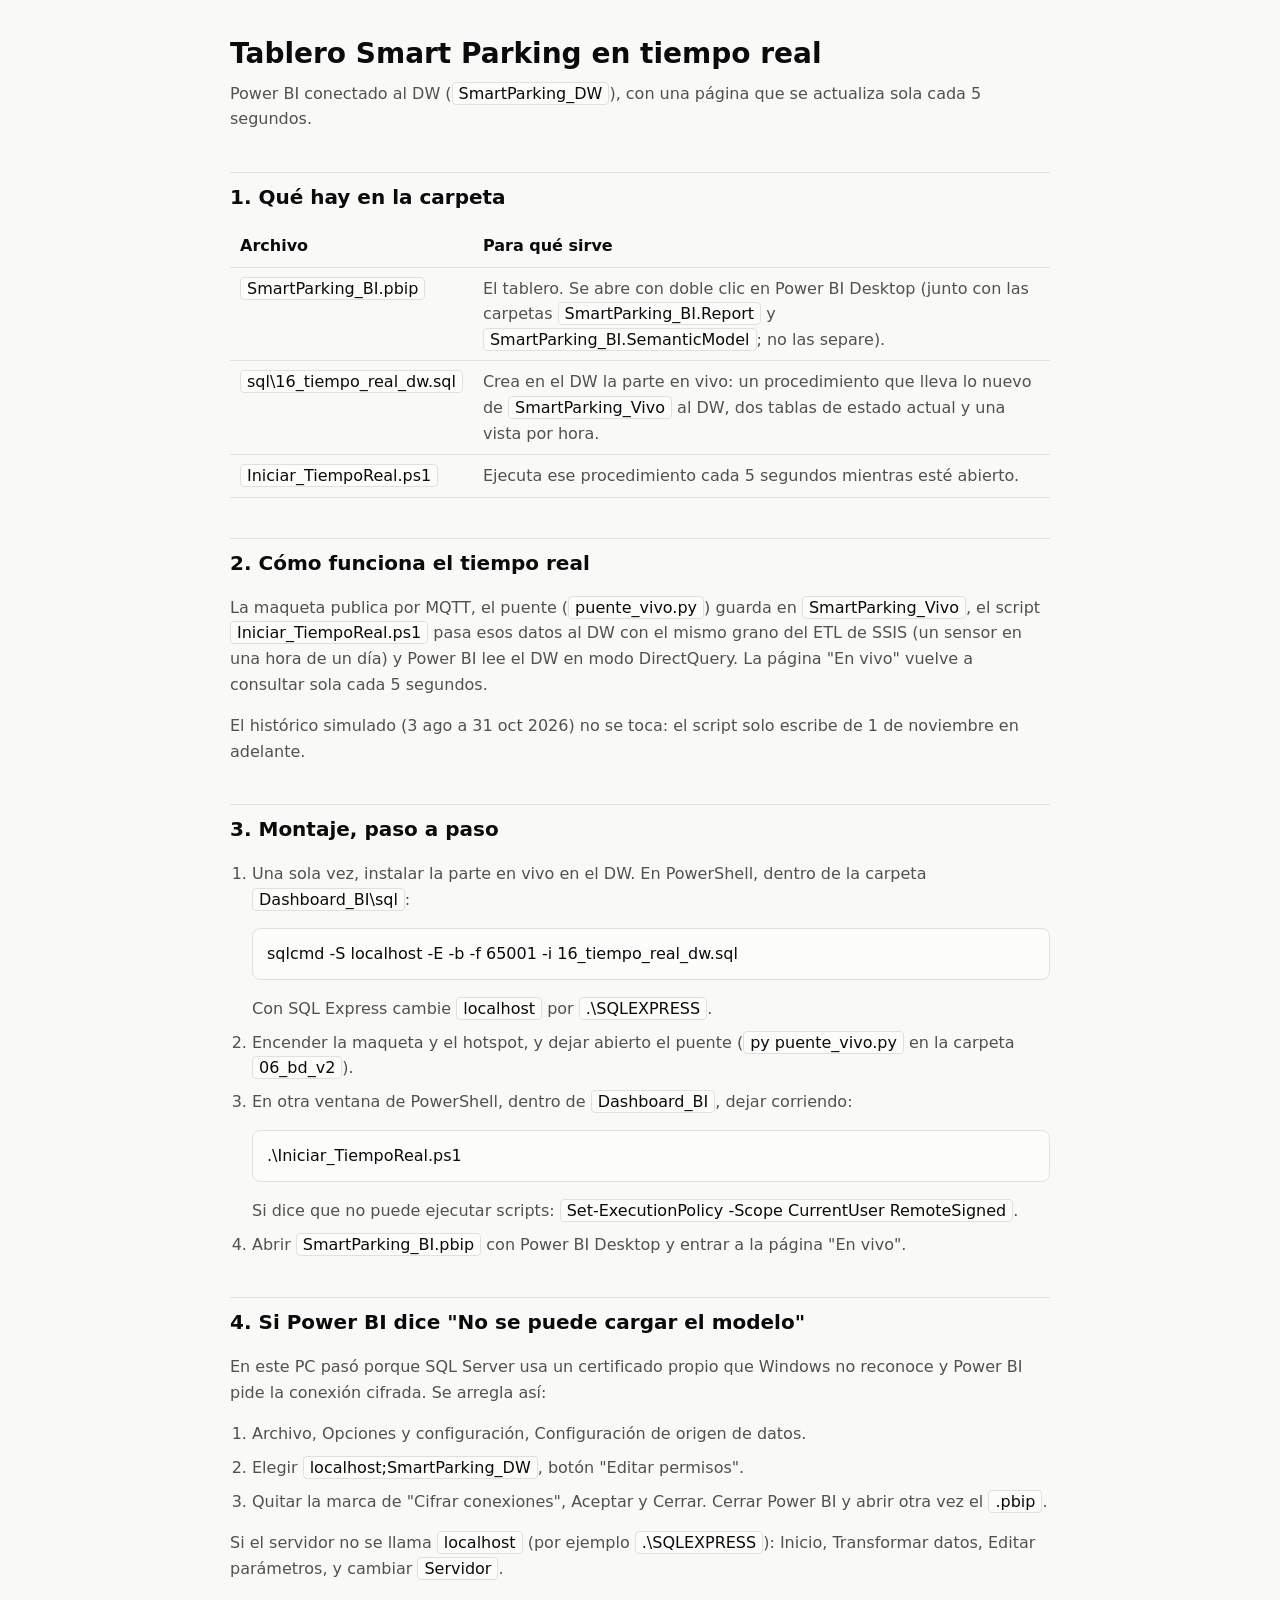
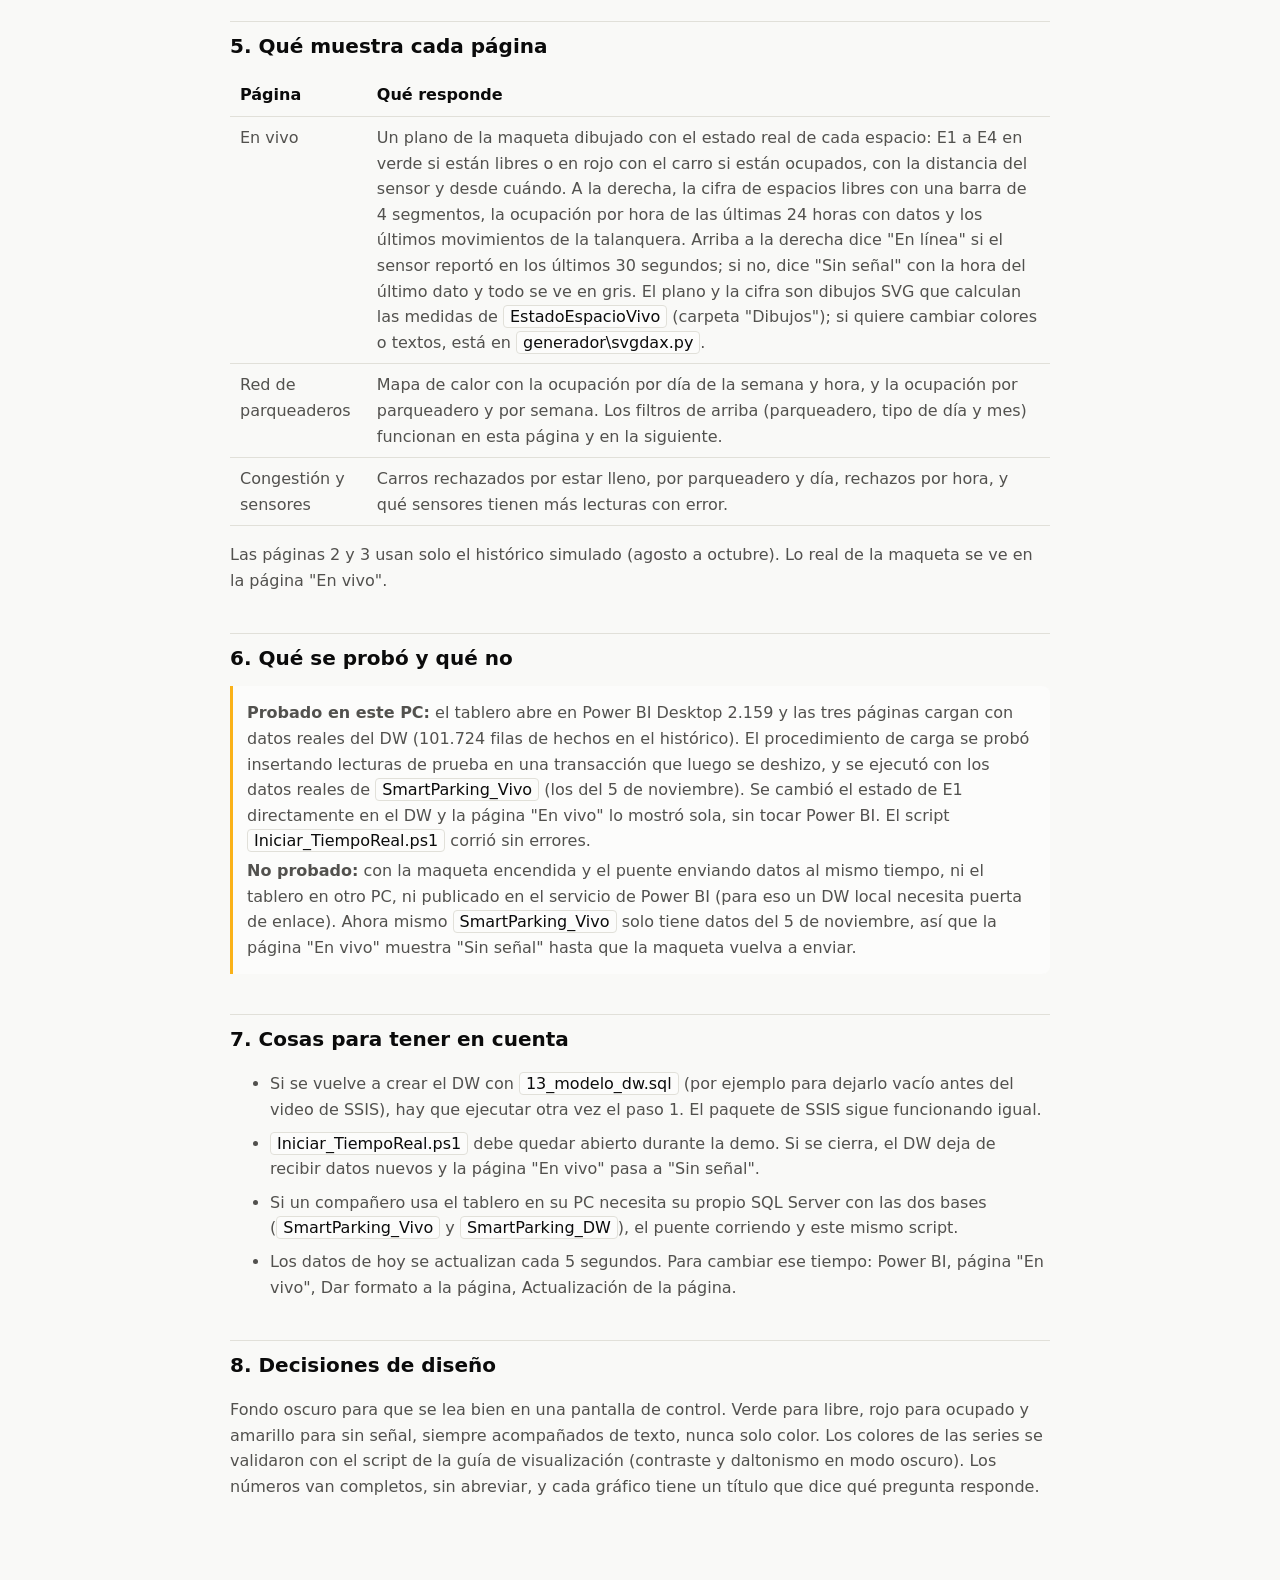
<file: Dashboard_BI/Guia_Dashboard_TiempoReal.html>
<!doctype html>
<html lang="es">
<head>
<meta charset="utf-8">
<meta name="viewport" content="width=device-width, initial-scale=1">
<title>Guía del tablero Smart Parking en tiempo real</title>
<style>
  :root { --bg:#f9f9f7; --card:#fcfcfb; --ink:#0b0b0b; --ink2:#52514e; --line:#e1e0d9; --acc:#2a78d6; --warn:#fab219; --ok:#0c7a0c; }
  @media (prefers-color-scheme: dark) {
    :root { --bg:#0d0d0d; --card:#1a1a19; --ink:#f0efec; --ink2:#c3c2b7; --line:#2c2c2a; --acc:#3987e5; --ok:#0ca30c; }
  }
  * { box-sizing:border-box; }
  body { margin:0; background:var(--bg); color:var(--ink); font:16px/1.6 "Segoe UI", system-ui, sans-serif; }
  main { max-width:860px; margin:0 auto; padding:32px 20px 64px; }
  h1 { font-size:28px; margin:0 0 4px; }
  h2 { font-size:20px; margin:40px 0 12px; padding-top:8px; border-top:1px solid var(--line); }
  p, li { color:var(--ink2); }
  .sub { color:var(--ink2); margin:0 0 24px; }
  ol { padding-left:22px; }
  li { margin:8px 0; }
  code { font:inherit; background:var(--card); border:1px solid var(--line); border-radius:4px; padding:1px 6px; color:var(--ink); }
  pre { background:var(--card); border:1px solid var(--line); border-radius:8px; padding:12px 14px; overflow:auto; color:var(--ink); font:inherit; white-space:pre-wrap; }
  table { width:100%; border-collapse:collapse; margin:12px 0; }
  th, td { text-align:left; padding:8px 10px; border-bottom:1px solid var(--line); vertical-align:top; }
  th { color:var(--ink); font-weight:600; }
  td { color:var(--ink2); }
  .nota { border-left:3px solid var(--warn); background:var(--card); padding:10px 14px; border-radius:0 8px 8px 0; }
  .nota p { margin:4px 0; }
  .ok { color:var(--ok); }
  @media print { body { background:#fff; color:#000; } }
</style>
</head>
<body>
<main>

<h1>Tablero Smart Parking en tiempo real</h1>
<p class="sub">Power BI conectado al DW (<code>SmartParking_DW</code>), con una página que se actualiza sola cada 5 segundos.</p>

<h2>1. Qué hay en la carpeta</h2>
<table>
  <tr><th>Archivo</th><th>Para qué sirve</th></tr>
  <tr><td><code>SmartParking_BI.pbip</code></td><td>El tablero. Se abre con doble clic en Power BI Desktop (junto con las carpetas <code>SmartParking_BI.Report</code> y <code>SmartParking_BI.SemanticModel</code>; no las separe).</td></tr>
  <tr><td><code>sql\16_tiempo_real_dw.sql</code></td><td>Crea en el DW la parte en vivo: un procedimiento que lleva lo nuevo de <code>SmartParking_Vivo</code> al DW, dos tablas de estado actual y una vista por hora.</td></tr>
  <tr><td><code>Iniciar_TiempoReal.ps1</code></td><td>Ejecuta ese procedimiento cada 5 segundos mientras esté abierto.</td></tr>
</table>

<h2>2. Cómo funciona el tiempo real</h2>
<p>La maqueta publica por MQTT, el puente (<code>puente_vivo.py</code>) guarda en <code>SmartParking_Vivo</code>, el script <code>Iniciar_TiempoReal.ps1</code> pasa esos datos al DW con el mismo grano del ETL de SSIS (un sensor en una hora de un día) y Power BI lee el DW en modo DirectQuery. La página "En vivo" vuelve a consultar sola cada 5 segundos.</p>
<p>El histórico simulado (3 ago a 31 oct 2026) no se toca: el script solo escribe de 1 de noviembre en adelante.</p>

<h2>3. Montaje, paso a paso</h2>
<ol>
  <li>Una sola vez, instalar la parte en vivo en el DW. En PowerShell, dentro de la carpeta <code>Dashboard_BI\sql</code>:
<pre>sqlcmd -S localhost -E -b -f 65001 -i 16_tiempo_real_dw.sql</pre>
  Con SQL Express cambie <code>localhost</code> por <code>.\SQLEXPRESS</code>.</li>
  <li>Encender la maqueta y el hotspot, y dejar abierto el puente (<code>py puente_vivo.py</code> en la carpeta <code>06_bd_v2</code>).</li>
  <li>En otra ventana de PowerShell, dentro de <code>Dashboard_BI</code>, dejar corriendo:
<pre>.\Iniciar_TiempoReal.ps1</pre>
  Si dice que no puede ejecutar scripts: <code>Set-ExecutionPolicy -Scope CurrentUser RemoteSigned</code>.</li>
  <li>Abrir <code>SmartParking_BI.pbip</code> con Power BI Desktop y entrar a la página "En vivo".</li>
</ol>

<h2>4. Si Power BI dice "No se puede cargar el modelo"</h2>
<p>En este PC pasó porque SQL Server usa un certificado propio que Windows no reconoce y Power BI pide la conexión cifrada. Se arregla así:</p>
<ol>
  <li>Archivo, Opciones y configuración, Configuración de origen de datos.</li>
  <li>Elegir <code>localhost;SmartParking_DW</code>, botón "Editar permisos".</li>
  <li>Quitar la marca de "Cifrar conexiones", Aceptar y Cerrar. Cerrar Power BI y abrir otra vez el <code>.pbip</code>.</li>
</ol>
<p>Si el servidor no se llama <code>localhost</code> (por ejemplo <code>.\SQLEXPRESS</code>): Inicio, Transformar datos, Editar parámetros, y cambiar <code>Servidor</code>.</p>

<h2>5. Qué muestra cada página</h2>
<table>
  <tr><th>Página</th><th>Qué responde</th></tr>
  <tr><td>En vivo</td><td>Un plano de la maqueta dibujado con el estado real de cada espacio: E1 a E4 en verde si están libres o en rojo con el carro si están ocupados, con la distancia del sensor y desde cuándo. A la derecha, la cifra de espacios libres con una barra de 4 segmentos, la ocupación por hora de las últimas 24 horas con datos y los últimos movimientos de la talanquera. Arriba a la derecha dice "En línea" si el sensor reportó en los últimos 30 segundos; si no, dice "Sin señal" con la hora del último dato y todo se ve en gris. El plano y la cifra son dibujos SVG que calculan las medidas de <code>EstadoEspacioVivo</code> (carpeta "Dibujos"); si quiere cambiar colores o textos, está en <code>generador\svgdax.py</code>.</td></tr>
  <tr><td>Red de parqueaderos</td><td>Mapa de calor con la ocupación por día de la semana y hora, y la ocupación por parqueadero y por semana. Los filtros de arriba (parqueadero, tipo de día y mes) funcionan en esta página y en la siguiente.</td></tr>
  <tr><td>Congestión y sensores</td><td>Carros rechazados por estar lleno, por parqueadero y día, rechazos por hora, y qué sensores tienen más lecturas con error.</td></tr>
</table>
<p>Las páginas 2 y 3 usan solo el histórico simulado (agosto a octubre). Lo real de la maqueta se ve en la página "En vivo".</p>

<h2>6. Qué se probó y qué no</h2>
<div class="nota">
  <p><strong>Probado en este PC:</strong> el tablero abre en Power BI Desktop 2.159 y las tres páginas cargan con datos reales del DW (101.724 filas de hechos en el histórico). El procedimiento de carga se probó insertando lecturas de prueba en una transacción que luego se deshizo, y se ejecutó con los datos reales de <code>SmartParking_Vivo</code> (los del 5 de noviembre). Se cambió el estado de E1 directamente en el DW y la página "En vivo" lo mostró sola, sin tocar Power BI. El script <code>Iniciar_TiempoReal.ps1</code> corrió sin errores.</p>
  <p><strong>No probado:</strong> con la maqueta encendida y el puente enviando datos al mismo tiempo, ni el tablero en otro PC, ni publicado en el servicio de Power BI (para eso un DW local necesita puerta de enlace). Ahora mismo <code>SmartParking_Vivo</code> solo tiene datos del 5 de noviembre, así que la página "En vivo" muestra "Sin señal" hasta que la maqueta vuelva a enviar.</p>
</div>

<h2>7. Cosas para tener en cuenta</h2>
<ul>
  <li>Si se vuelve a crear el DW con <code>13_modelo_dw.sql</code> (por ejemplo para dejarlo vacío antes del video de SSIS), hay que ejecutar otra vez el paso 1. El paquete de SSIS sigue funcionando igual.</li>
  <li><code>Iniciar_TiempoReal.ps1</code> debe quedar abierto durante la demo. Si se cierra, el DW deja de recibir datos nuevos y la página "En vivo" pasa a "Sin señal".</li>
  <li>Si un compañero usa el tablero en su PC necesita su propio SQL Server con las dos bases (<code>SmartParking_Vivo</code> y <code>SmartParking_DW</code>), el puente corriendo y este mismo script.</li>
  <li>Los datos de hoy se actualizan cada 5 segundos. Para cambiar ese tiempo: Power BI, página "En vivo", Dar formato a la página, Actualización de la página.</li>
</ul>

<h2>8. Decisiones de diseño</h2>
<p>Fondo oscuro para que se lea bien en una pantalla de control. Verde para libre, rojo para ocupado y amarillo para sin señal, siempre acompañados de texto, nunca solo color. Los colores de las series se validaron con el script de la guía de visualización (contraste y daltonismo en modo oscuro). Los números van completos, sin abreviar, y cada gráfico tiene un título que dice qué pregunta responde.</p>

</main>
</body>
</html>
</file>
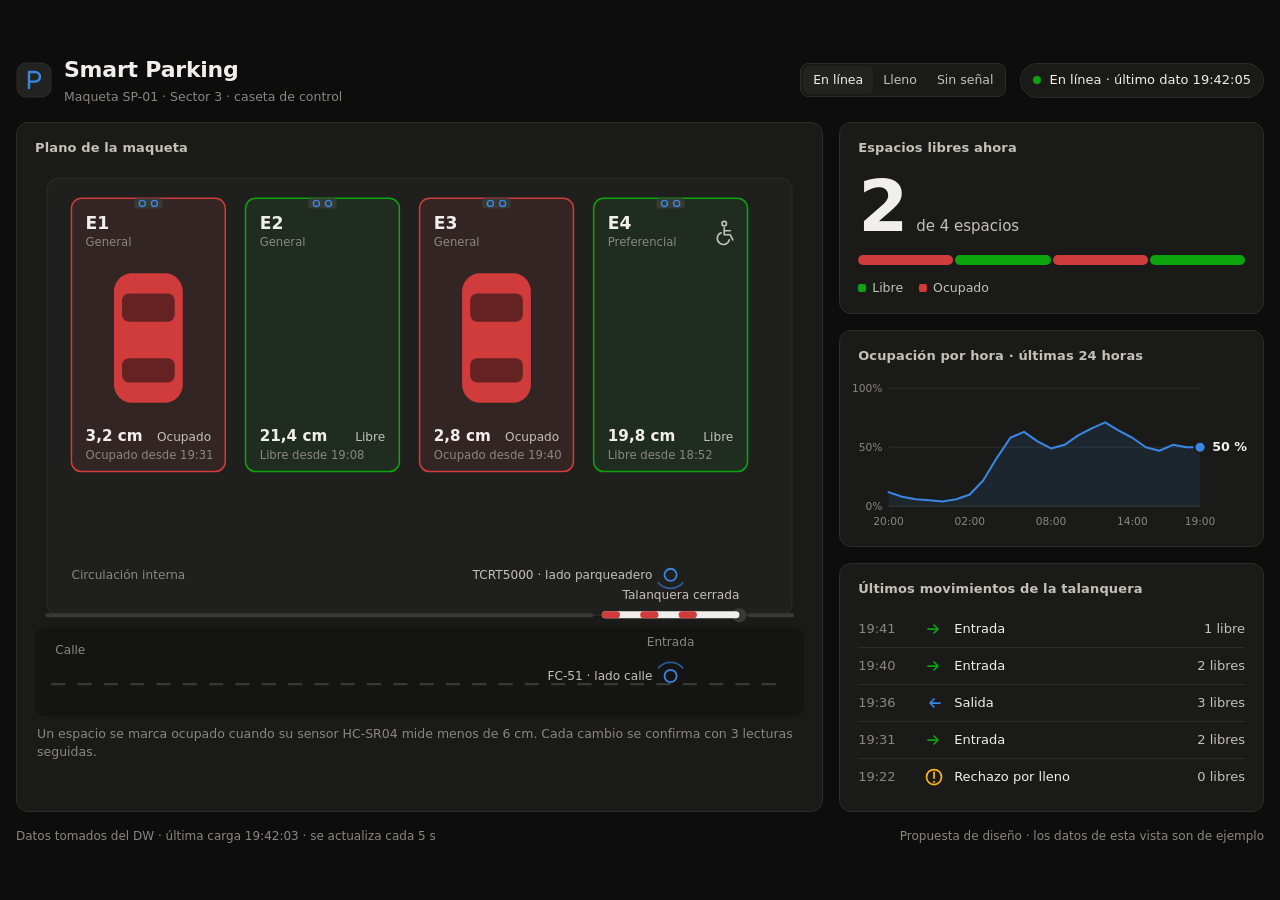
<file: Dashboard_BI/Propuesta_Diseno_En_Vivo.html>
<!doctype html>
<html lang="es">
<head>
<meta charset="utf-8">
<meta name="viewport" content="width=device-width, initial-scale=1">
<title>Smart Parking · Plano en vivo</title>
<style>
  :root {
    color-scheme: dark;
    --page: #0d0d0d;
    --surface: #1a1a19;
    --raised: #222221;
    --line: #2c2c2a;
    --axis: #383835;
    --ink: #f0efec;
    --ink2: #c3c2b7;
    --muted: #898781;
    --blue: #3987e5;
    --good: #0ca30c;
    --warn: #fab219;
    --crit: #d03b3b;
    --stale: #5e5d59;
    --ease-out: cubic-bezier(0.23, 1, 0.32, 1);
    --sans: "Segoe UI Variable Text", "Segoe UI", system-ui, -apple-system, sans-serif;
  }
  * { box-sizing: border-box; }
  [hidden] { display: none !important; }
  html, body { margin: 0; background: var(--page); }
  body { color: var(--ink); font: 14px/1.45 var(--sans); min-height: 100vh; display: grid; place-items: center; padding: 20px 16px; }
  ::selection { background: color-mix(in srgb, var(--blue) 45%, transparent); color: var(--ink); }
  :focus-visible { outline: 2px solid var(--blue); outline-offset: 2px; border-radius: 6px; }

  .board { width: 100%; max-width: 1280px; display: grid; gap: 16px; }

  /* barra superior */
  .top { display: flex; align-items: center; justify-content: space-between; gap: 16px; flex-wrap: wrap; }
  .brand { display: flex; align-items: center; gap: 12px; }
  .brand svg { flex: none; }
  h1 { margin: 0; font-size: 22px; font-weight: 600; letter-spacing: -0.01em; }
  .where { margin: 2px 0 0; color: var(--muted); font-size: 12.5px; }
  .tools { display: flex; align-items: center; gap: 14px; flex-wrap: wrap; }
  .conn { display: inline-flex; align-items: center; gap: 8px; padding: 7px 12px; border: 1px solid var(--line); border-radius: 999px; background: var(--surface); font-size: 13px; color: var(--ink); min-width: 0; }
  .dot { width: 8px; height: 8px; border-radius: 50%; background: var(--good); flex: none; }
  .conn[data-state="ok"] .dot { animation: latido 2.4s var(--ease-out) infinite; }
  .conn[data-state="off"] .dot { background: transparent; border: 2px solid var(--warn); width: 10px; height: 10px; }
  @keyframes latido { 0% { box-shadow: 0 0 0 0 color-mix(in srgb, var(--good) 55%, transparent); } 70%, 100% { box-shadow: 0 0 0 7px transparent; } }
  .seg { display: inline-flex; border: 1px solid var(--line); border-radius: 8px; background: var(--surface); padding: 2px; }
  .seg button { font: inherit; font-size: 12.5px; color: var(--ink2); background: transparent; border: 0; padding: 5px 10px; border-radius: 6px; cursor: pointer; transition: background-color 160ms var(--ease-out), color 160ms var(--ease-out), transform 120ms var(--ease-out); }
  .seg button[aria-pressed="true"] { background: var(--raised); color: var(--ink); }
  .seg button:active { transform: scale(0.97); }
  @media (hover: hover) and (pointer: fine) { .seg button:hover { color: var(--ink); } }

  /* cuerpo */
  .grid { display: grid; grid-template-columns: minmax(0, 1.9fr) minmax(300px, 1fr); gap: 16px; align-items: stretch; }
  @media (max-width: 960px) { .grid { grid-template-columns: 1fr; } }
  .panel { background: var(--surface); border: 1px solid var(--line); border-radius: 12px; padding: 16px 18px; }
  .panel h2 { margin: 0 0 12px; font-size: 13px; font-weight: 600; color: var(--ink2); letter-spacing: 0.01em; }

  /* plano */
  .plan { padding-bottom: 10px; }
  .plan svg { display: block; width: 100%; height: auto; }
  .stall { transition: fill 220ms var(--ease-out), stroke 220ms var(--ease-out); }
  .car { transition: opacity 220ms var(--ease-out), transform 260ms var(--ease-out); transform-box: fill-box; transform-origin: center; }
  .bay[data-s="libre"] .car { opacity: 0; transform: translateY(10px) scale(0.96); }
  .bay[data-s="libre"] .stall { fill: color-mix(in srgb, var(--good) 8%, var(--raised)); stroke: var(--good); }
  .bay[data-s="ocupado"] .stall { fill: color-mix(in srgb, var(--crit) 10%, var(--raised)); stroke: var(--crit); }
  .bay[data-s="sin"] .stall { fill: var(--raised); stroke: var(--stale); }
  .bay[data-s="sin"] .car { opacity: 0.28; }
  .bay[data-s="libre"] .car, .bay[data-s="ocupado"] .car { fill: var(--crit); }
  .cone { fill: var(--blue); opacity: 0.1; transition: opacity 220ms var(--ease-out); }
  .bay[data-s="sin"] .cone { opacity: 0.03; }
  .t { font-family: var(--sans); fill: var(--ink); }
  .t2 { font-family: var(--sans); fill: var(--ink2); }
  .tm { font-family: var(--sans); fill: var(--muted); }
  .num { font-variant-numeric: tabular-nums; }
  .arm { transform-origin: 696px 440px; transition: transform 320ms var(--ease-out); }
  .arm[data-open="true"] { transform: rotate(-78deg); }

  /* columna derecha */
  .rail { display: grid; gap: 16px; grid-template-rows: auto auto 1fr; }
  .hero { display: grid; gap: 14px; }
  .hero-fig { display: flex; align-items: baseline; gap: 10px; }
  .hero-n { font-size: 72px; line-height: 0.95; font-weight: 600; letter-spacing: -0.03em; }
  .hero-l { color: var(--ink2); font-size: 15px; }
  .meter { display: flex; gap: 2px; height: 10px; }
  .meter i { flex: 1; border-radius: 5px; background: var(--stale); transition: background-color 220ms var(--ease-out); }
  .meter i[data-s="libre"] { background: var(--good); }
  .meter i[data-s="ocupado"] { background: var(--crit); }
  .legend { display: flex; flex-wrap: wrap; gap: 6px 16px; color: var(--ink2); font-size: 12.5px; }
  .legend span { display: inline-flex; align-items: center; gap: 6px; }
  .legend b { width: 8px; height: 8px; border-radius: 2px; display: inline-block; }
  .alert { display: none; align-items: center; gap: 8px; padding: 9px 12px; border-radius: 8px; background: color-mix(in srgb, var(--warn) 10%, var(--raised)); border: 1px solid color-mix(in srgb, var(--warn) 40%, var(--line)); color: var(--ink); font-size: 13px; }
  .alert[data-show="true"] { display: flex; }

  .chart { position: relative; }
  .chart svg { display: block; width: 100%; height: auto; overflow: visible; }
  .tip { position: absolute; pointer-events: none; background: var(--raised); border: 1px solid var(--axis); border-radius: 8px; padding: 6px 10px; font-size: 12.5px; white-space: nowrap; opacity: 0; transform: translateY(4px); transition: opacity 120ms var(--ease-out), transform 120ms var(--ease-out); z-index: 2; box-shadow: 0 6px 18px rgba(0,0,0,0.45); }
  .tip[data-on="true"] { opacity: 1; transform: none; }
  .tip small { display: block; color: var(--muted); }

  .feed { list-style: none; margin: 0; padding: 0; }
  .feed li { display: grid; grid-template-columns: 56px 20px 1fr auto; align-items: center; gap: 10px; padding: 8px 0; border-top: 1px solid var(--line); font-size: 13px; }
  .feed li:first-child { border-top: 0; }
  .feed time { color: var(--muted); font-variant-numeric: tabular-nums; }
  .feed .libres { color: var(--ink2); font-variant-numeric: tabular-nums; }

  .foot { display: flex; justify-content: space-between; gap: 12px; flex-wrap: wrap; color: var(--muted); font-size: 12px; }
  .foot span { font-variant-numeric: tabular-nums; }

  @media (prefers-reduced-motion: reduce) {
    .conn[data-state="ok"] .dot { animation: none; }
    .car, .arm, .stall { transition: opacity 120ms linear, fill 120ms linear, stroke 120ms linear; transform: none !important; }
  }
</style>
</head>
<body>
<div class="board">

  <header class="top">
    <div class="brand">
      <svg width="36" height="36" viewBox="0 0 36 36" fill="none" aria-hidden="true">
        <rect x="1" y="1" width="34" height="34" rx="9" fill="#222221" stroke="#2c2c2a"/>
        <path d="M13 26V10h6.2a4.8 4.8 0 0 1 0 9.6H13" stroke="#3987e5" stroke-width="2.4" stroke-linecap="round" stroke-linejoin="round"/>
      </svg>
      <div>
        <h1>Smart Parking</h1>
        <p class="where">Maqueta SP-01 · Sector 3 · caseta de control</p>
      </div>
    </div>
    <div class="tools">
      <div class="seg" role="group" aria-label="Vista previa de estados">
        <button type="button" data-view="live" aria-pressed="true">En línea</button>
        <button type="button" data-view="lleno" aria-pressed="false">Lleno</button>
        <button type="button" data-view="off" aria-pressed="false">Sin señal</button>
      </div>
      <div class="conn" id="conn" data-state="ok" role="status"><span class="dot"></span><span id="connTxt">En línea · último dato 19:42:05</span></div>
    </div>
  </header>

  <main class="grid">

    <section class="panel plan" aria-labelledby="hPlano">
      <h2 id="hPlano">Plano de la maqueta</h2>
      <svg id="plano" viewBox="0 0 760 540" role="img" aria-label="Plano superior del parqueadero con cuatro espacios, la talanquera y los sensores">
        <!-- calle -->
        <rect x="0" y="452" width="760" height="88" rx="10" fill="#141413"/>
        <line x1="16" y1="508" x2="744" y2="508" stroke="#383835" stroke-width="2" stroke-dasharray="14 12"/>
        <text x="20" y="478" class="tm" font-size="12">Calle</text>
        <!-- parqueadero -->
        <rect x="12" y="8" width="736" height="432" rx="12" fill="#1f1f1e" stroke="#2c2c2a"/>
        <!-- muro inferior con entrada -->
        <path d="M12 440h538M706 440h42" stroke="#383835" stroke-width="4" stroke-linecap="round"/>
        <text x="628" y="470" class="tm" text-anchor="middle" font-size="12">Entrada</text>

        <!-- espacios -->
        <g id="bays"></g>

        <!-- talanquera -->
        <circle cx="696" cy="440" r="7" fill="#383835"/>
        <g class="arm" id="arm" data-open="false">
          <rect x="560" y="436" width="136" height="7" rx="3.5" fill="#f0efec"/>
          <rect x="560" y="436" width="18" height="7" rx="3.5" fill="#d03b3b"/>
          <rect x="598" y="436" width="18" height="7" rx="3.5" fill="#d03b3b"/>
          <rect x="636" y="436" width="18" height="7" rx="3.5" fill="#d03b3b"/>
        </g>
        <!-- sensores de acceso -->
        <g>
          <circle cx="628" cy="500" r="6" fill="none" stroke="#3987e5" stroke-width="1.75"/>
          <path d="M616 492a16 16 0 0 1 24 0" fill="none" stroke="#3987e5" stroke-width="1.75" stroke-linecap="round" opacity="0.6"/>
          <text x="610" y="504" class="t2" font-size="12" text-anchor="end">FC-51 · lado calle</text>
          <circle cx="628" cy="400" r="6" fill="none" stroke="#3987e5" stroke-width="1.75"/>
          <path d="M616 408a16 16 0 0 0 24 0" fill="none" stroke="#3987e5" stroke-width="1.75" stroke-linecap="round" opacity="0.6"/>
          <text x="610" y="404" class="t2" font-size="12" text-anchor="end">TCRT5000 · lado parqueadero</text>
          <text x="36" y="404" class="tm" font-size="12">Circulación interna</text>
        </g>
        <text id="armTxt" x="696" y="424" class="t2" font-size="12" text-anchor="end">Talanquera cerrada</text>
      </svg>
      <p class="where" style="margin:8px 2px 4px">Un espacio se marca ocupado cuando su sensor HC-SR04 mide menos de 6 cm. Cada cambio se confirma con 3 lecturas seguidas.</p>
    </section>

    <aside class="rail">
      <section class="panel hero" aria-labelledby="hLibres">
        <h2 id="hLibres" style="margin:0">Espacios libres ahora</h2>
        <div class="hero-fig"><span class="hero-n" id="heroN">2</span><span class="hero-l" id="heroL">de 4 espacios</span></div>
        <div class="meter" id="meter" aria-hidden="true"><i></i><i></i><i></i><i></i></div>
        <div class="legend"><span><b style="background:var(--good)"></b>Libre</span><span><b style="background:var(--crit)"></b>Ocupado</span><span id="lgStale" hidden><b style="background:var(--stale)"></b>Sin dato</span></div>
        <div class="alert" id="alert" data-show="false" role="status"></div>
      </section>

      <section class="panel" aria-labelledby="hSerie">
        <h2 id="hSerie">Ocupación por hora · últimas 24 horas</h2>
        <div class="chart" id="chart">
          <svg id="serie" viewBox="0 0 380 150" tabindex="0" role="img" aria-label="Línea con la ocupación por hora de las últimas 24 horas. Use las flechas para recorrer las horas."></svg>
          <div class="tip" id="tip" aria-hidden="true"></div>
        </div>
      </section>

      <section class="panel" aria-labelledby="hMov">
        <h2 id="hMov">Últimos movimientos de la talanquera</h2>
        <ul class="feed" id="feed"></ul>
      </section>
    </aside>

  </main>

  <footer class="foot">
    <span>Datos tomados del DW · última carga 19:42:03 · se actualiza cada 5 s</span>
    <span>Propuesta de diseño · los datos de esta vista son de ejemplo</span>
  </footer>
</div>

<script>
(function () {
  var NS = "http://www.w3.org/2000/svg";
  var BAYS = [
    { id: "E1", tipo: "General", sensor: "US-01" },
    { id: "E2", tipo: "General", sensor: "US-02" },
    { id: "E3", tipo: "General", sensor: "US-03" },
    { id: "E4", tipo: "Preferencial", sensor: "US-04" }
  ];
  var VISTAS = {
    live:  { s: ["ocupado", "libre", "ocupado", "libre"], d: [3.2, 21.4, 2.8, 19.8], desde: ["19:31", "19:08", "19:40", "18:52"], conn: "ok", arm: false },
    lleno: { s: ["ocupado", "ocupado", "ocupado", "ocupado"], d: [3.2, 4.1, 2.8, 3.6], desde: ["19:31", "19:36", "19:40", "19:41"], conn: "ok", arm: false },
    off:   { s: ["sin", "sin", "sin", "sin"], d: [null, null, null, null], desde: ["", "", "", ""], conn: "off", arm: false }
  };
  var MOV = [
    ["19:41", "Entrada", 1], ["19:40", "Entrada", 2], ["19:36", "Salida", 3], ["19:31", "Entrada", 2], ["19:22", "Rechazo por lleno", 0]
  ];
  var SERIE = [12, 8, 6, 5, 4, 6, 10, 22, 41, 58, 63, 55, 49, 52, 60, 66, 71, 64, 58, 50, 47, 52, 50, 50];

  function el(name, attrs, parent) {
    var n = document.createElementNS(NS, name);
    for (var k in attrs) n.setAttribute(k, attrs[k]);
    if (parent) parent.appendChild(n);
    return n;
  }

  /* ---------- plano: espacios ---------- */
  var gBays = document.getElementById("bays");
  var bayEls = [];
  BAYS.forEach(function (b, i) {
    var x = 36 + i * 172, y = 28, w = 152, h = 270;
    var g = el("g", { "class": "bay", "data-s": "libre", transform: "translate(" + x + " " + y + ")" }, gBays);
    el("path", { "class": "cone", d: "M" + (w / 2) + " 18 L" + (w - 14) + " 190 L14 190 Z" }, g);
    el("rect", { "class": "stall", x: 0, y: 0, width: w, height: h, rx: 10, "stroke-width": 1.5, fill: "#222221", stroke: "#0ca30c" }, g);
    // sensor montado en la pared superior
    el("rect", { x: w / 2 - 14, y: 0, width: 28, height: 10, rx: 3, fill: "#383835" }, g);
    el("circle", { cx: w / 2 - 6, cy: 5, r: 3, fill: "none", stroke: "#3987e5", "stroke-width": 1.4 }, g);
    el("circle", { cx: w / 2 + 6, cy: 5, r: 3, fill: "none", stroke: "#3987e5", "stroke-width": 1.4 }, g);
    // carro visto desde arriba
    var car = el("g", { "class": "car" }, g);
    el("rect", { x: w / 2 - 34, y: 74, width: 68, height: 128, rx: 18 }, car);
    el("rect", { x: w / 2 - 26, y: 94, width: 52, height: 28, rx: 7, fill: "#0d0d0d", opacity: 0.55 }, car);
    el("rect", { x: w / 2 - 26, y: 158, width: 52, height: 24, rx: 7, fill: "#0d0d0d", opacity: 0.55 }, car);
    // etiqueta
    var t1 = el("text", { x: 14, y: 30, "class": "t", "font-size": 17, "font-weight": 600 }, g); t1.textContent = b.id;
    var t2 = el("text", { x: 14, y: 47, "class": "tm", "font-size": 11.5 }, g); t2.textContent = b.tipo;
    if (b.tipo === "Preferencial") {
      var ic = el("g", { transform: "translate(" + (w - 30) + " 22)", fill: "none", stroke: "#c3c2b7", "stroke-width": 1.6, "stroke-linecap": "round", "stroke-linejoin": "round" }, g);
      el("circle", { cx: 7, cy: 3, r: 2.2 }, ic);
      el("path", { d: "M7 7v7h6l2.5 5M7 10h6" }, ic);
      el("path", { d: "M4 12a6 6 0 1 0 8 7" }, ic);
    }
    var rd = el("text", { x: 14, y: h - 30, "class": "t num", "font-size": 15, "font-weight": 600 }, g);
    var sd = el("text", { x: 14, y: h - 12, "class": "tm num", "font-size": 11.5 }, g);
    var st = el("text", { x: w - 14, y: h - 30, "class": "t2", "font-size": 12, "text-anchor": "end" }, g);
    bayEls.push({ g: g, rd: rd, sd: sd, st: st });
  });

  /* ---------- serie ---------- */
  var svg = document.getElementById("serie"), W = 380, H = 150, L = 30, R = 44, T = 10, B = 24;
  var iw = W - L - R, ih = H - T - B;
  function X(i) { return L + iw * i / (SERIE.length - 1); }
  function Y(v) { return T + ih * (1 - v / 100); }
  [0, 50, 100].forEach(function (v) {
    el("line", { x1: L, x2: W - R, y1: Y(v), y2: Y(v), stroke: v === 0 ? "#383835" : "#2c2c2a", "stroke-width": 1 }, svg);
    var t = el("text", { x: L - 6, y: Y(v) + 4, "text-anchor": "end", "class": "tm num", "font-size": 10.5 }, svg); t.textContent = v + "%";
  });
  var pts = SERIE.map(function (v, i) { return X(i) + "," + Y(v); }).join(" L");
  el("path", { d: "M" + X(0) + "," + Y(0) + " L" + pts + " L" + X(SERIE.length - 1) + "," + Y(0) + " Z", fill: "#3987e5", opacity: 0.1 }, svg);
  el("path", { d: "M" + pts, fill: "none", stroke: "#3987e5", "stroke-width": 2, "stroke-linejoin": "round", "stroke-linecap": "round" }, svg);
  [0, 6, 12, 18, 23].forEach(function (i) {
    var t = el("text", { x: X(i), y: H - 6, "text-anchor": "middle", "class": "tm num", "font-size": 10.5 }, svg);
    var hh = (19 + 1 + i) % 24; t.textContent = (hh < 10 ? "0" : "") + hh + ":00";
  });
  var last = SERIE.length - 1;
  el("circle", { cx: X(last), cy: Y(SERIE[last]), r: 6.5, fill: "#1a1a19" }, svg);
  el("circle", { cx: X(last), cy: Y(SERIE[last]), r: 4.5, fill: "#3987e5" }, svg);
  var endLbl = el("text", { x: X(last) + 12, y: Y(SERIE[last]) + 4, "class": "t num", "font-size": 12.5, "font-weight": 600 }, svg); endLbl.textContent = SERIE[last] + " %";
  var cross = el("line", { y1: T, y2: Y(0), stroke: "#898781", "stroke-width": 1, opacity: 0 }, svg);
  var hov = el("circle", { r: 4.5, fill: "#3987e5", stroke: "#1a1a19", "stroke-width": 2, opacity: 0 }, svg);
  var tip = document.getElementById("tip"), chart = document.getElementById("chart"), cur = last;
  function showAt(i) {
    cur = i; var x = X(i);
    cross.setAttribute("x1", x); cross.setAttribute("x2", x); cross.setAttribute("opacity", 1);
    hov.setAttribute("cx", x); hov.setAttribute("cy", Y(SERIE[i])); hov.setAttribute("opacity", 1);
    var hh = (20 + i) % 24; var label = (hh < 10 ? "0" : "") + hh + ":00";
    tip.innerHTML = "<strong>" + SERIE[i] + " %</strong><small>" + label + "</small>";
    var r = svg.getBoundingClientRect(), cr = chart.getBoundingClientRect();
    var px = (x / W) * r.width + (r.left - cr.left), py = (Y(SERIE[i]) / H) * r.height;
    tip.style.left = Math.min(Math.max(px - 34, 0), cr.width - 80) + "px";
    tip.style.top = Math.max(py - 54, -4) + "px";
    tip.setAttribute("data-on", "true");
  }
  function hide() { cross.setAttribute("opacity", 0); hov.setAttribute("opacity", 0); tip.setAttribute("data-on", "false"); }
  svg.addEventListener("pointermove", function (e) {
    var r = svg.getBoundingClientRect(); var x = (e.clientX - r.left) / r.width * W;
    var i = Math.round((x - L) / iw * (SERIE.length - 1)); showAt(Math.max(0, Math.min(SERIE.length - 1, i)));
  });
  svg.addEventListener("pointerleave", hide);
  svg.addEventListener("blur", hide);
  svg.addEventListener("keydown", function (e) {
    if (e.key === "ArrowLeft") { showAt(Math.max(0, cur - 1)); e.preventDefault(); }
    if (e.key === "ArrowRight") { showAt(Math.min(SERIE.length - 1, cur + 1)); e.preventDefault(); }
    if (e.key === "Escape") hide();
  });

  /* ---------- movimientos ---------- */
  var feed = document.getElementById("feed");
  function icon(tipo) {
    var c = tipo === "Entrada" ? "#0ca30c" : tipo === "Salida" ? "#3987e5" : "#fab219";
    var d = tipo === "Entrada" ? "M4 10h9M10 6l4 4-4 4" : tipo === "Salida" ? "M16 10H7M10 6l-4 4 4 4" : "M10 5v6M10 14.5v.5";
    return '<svg width="20" height="20" viewBox="0 0 20 20" fill="none" stroke="' + c + '" stroke-width="1.75" stroke-linecap="round" stroke-linejoin="round" aria-hidden="true">' + (tipo === "Rechazo por lleno" ? '<circle cx="10" cy="10" r="7.5"/>' : '') + '<path d="' + d + '"/></svg>';
  }
  MOV.forEach(function (m) {
    var li = document.createElement("li");
    li.innerHTML = "<time>" + m[0] + "</time>" + icon(m[1]) + "<span>" + m[1] + '</span><span class="libres">' + m[2] + (m[2] === 1 ? " libre" : " libres") + "</span>";
    feed.appendChild(li);
  });

  /* ---------- vistas ---------- */
  var heroN = document.getElementById("heroN"), heroL = document.getElementById("heroL"), meter = document.getElementById("meter").children;
  var conn = document.getElementById("conn"), connTxt = document.getElementById("connTxt"), arm = document.getElementById("arm"), armTxt = document.getElementById("armTxt");
  var alertEl = document.getElementById("alert"), lgStale = document.getElementById("lgStale");
  function fmt(n) { return n.toFixed(1).replace(".", ",") + " cm"; }
  function setView(name) {
    var v = VISTAS[name];
    v.s.forEach(function (s, i) {
      var b = bayEls[i]; b.g.setAttribute("data-s", s);
      meter[i].setAttribute("data-s", s);
      b.rd.textContent = v.d[i] == null ? "Sin lectura" : fmt(v.d[i]);
      b.sd.textContent = s === "ocupado" ? "Ocupado desde " + v.desde[i] : s === "libre" ? "Libre desde " + v.desde[i] : "Último dato 05/11 23:50";
      b.st.textContent = s === "ocupado" ? "Ocupado" : s === "libre" ? "Libre" : "Sin señal";
    });
    var libres = v.s.filter(function (s) { return s === "libre"; }).length;
    var sin = v.s[0] === "sin";
    heroN.textContent = sin ? "—" : libres === 0 ? "0" : libres;
    heroL.textContent = sin ? "sin datos recientes" : libres === 0 ? "parqueadero lleno" : "de 4 espacios";
    lgStale.hidden = !sin;
    conn.setAttribute("data-state", v.conn);
    connTxt.textContent = sin ? "Sin señal · último dato 05/11 23:50" : "En línea · último dato 19:42:05";
    arm.setAttribute("data-open", "false"); armTxt.textContent = libres === 0 && !sin ? "Talanquera cerrada · no abre" : "Talanquera cerrada";
    if (sin) { alertEl.innerHTML = "No llegan lecturas hace más de 30 s. Revise maqueta, hotspot, puente y <em>Iniciar_TiempoReal</em>."; alertEl.setAttribute("data-show", "true"); }
    else if (libres === 0) { alertEl.textContent = "Lleno: los carros que lleguen quedarán como rechazo por lleno."; alertEl.setAttribute("data-show", "true"); }
    else alertEl.setAttribute("data-show", "false");
  }
  var btns = document.querySelectorAll(".seg button");
  btns.forEach(function (b) {
    b.addEventListener("click", function () {
      btns.forEach(function (x) { x.setAttribute("aria-pressed", x === b ? "true" : "false"); });
      setView(b.getAttribute("data-view"));
    });
  });
  setView("live");
})();
</script>
</body>
</html>
</file>
